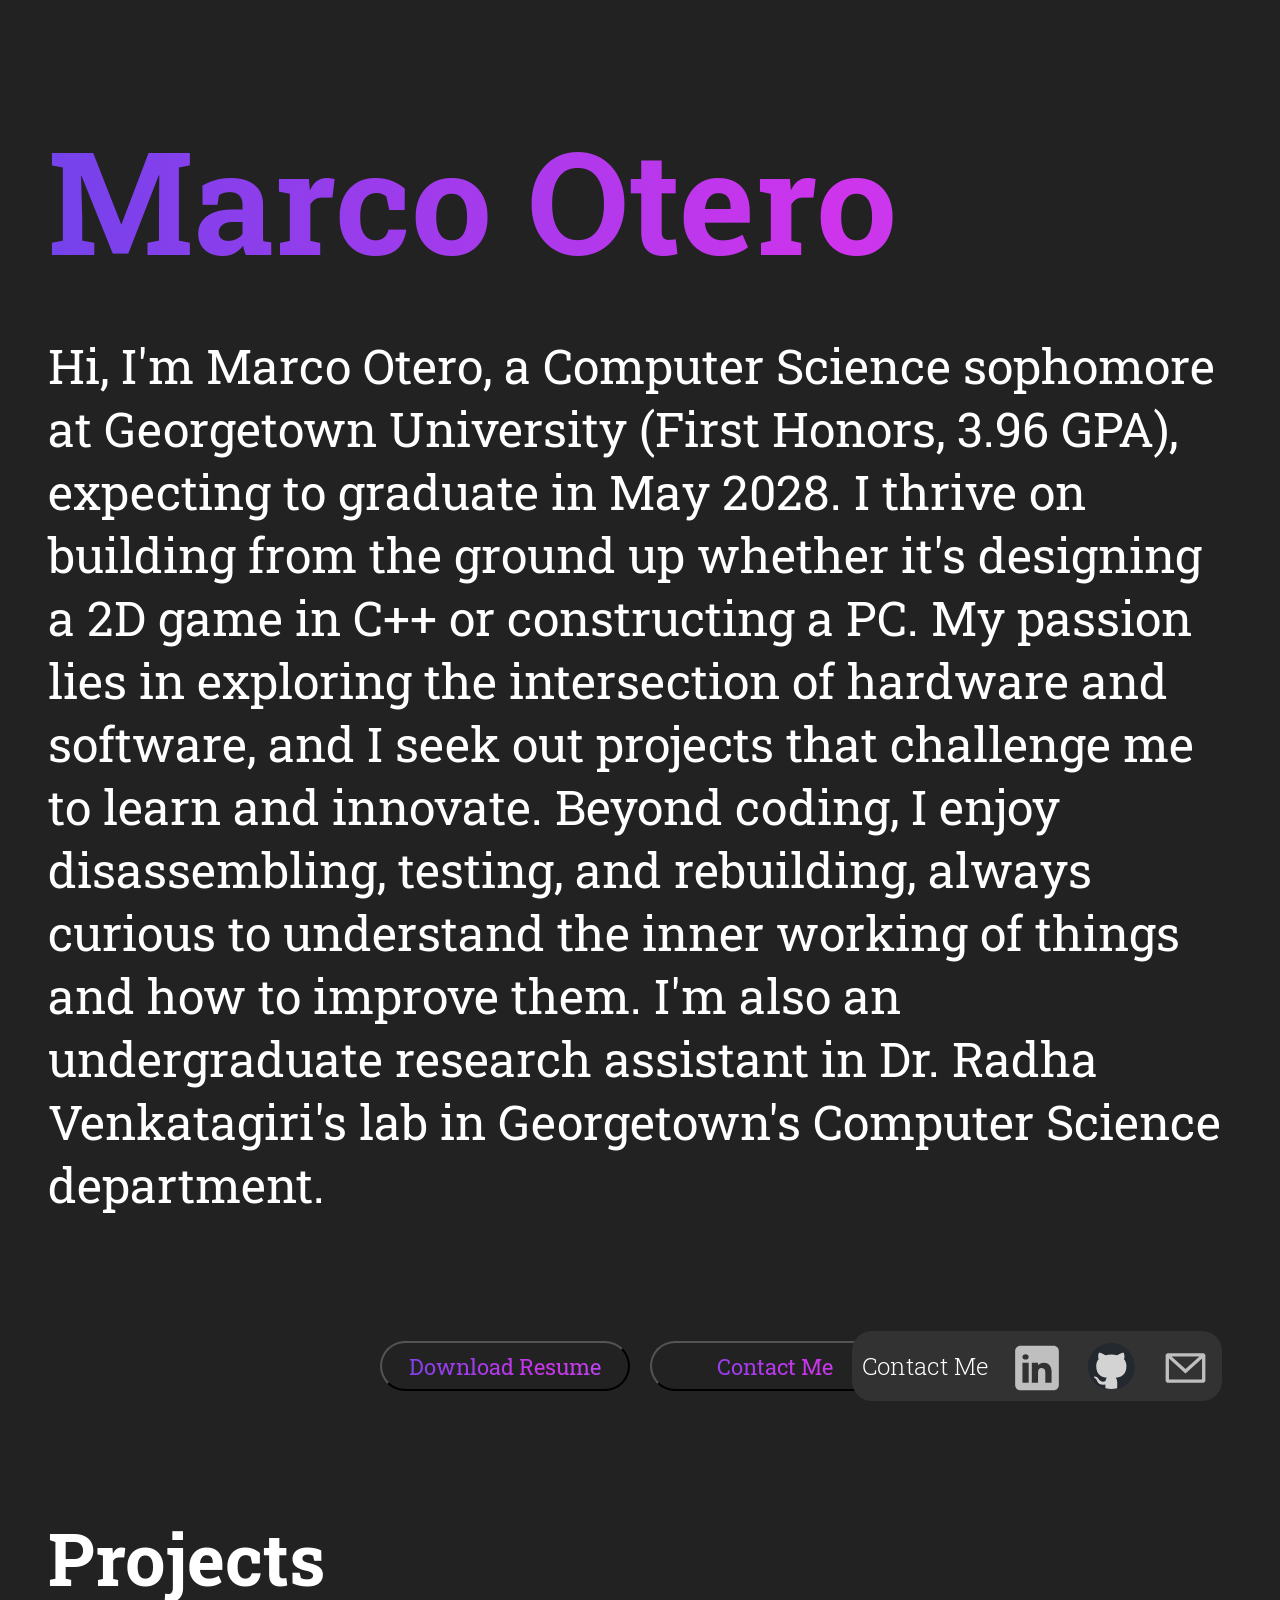
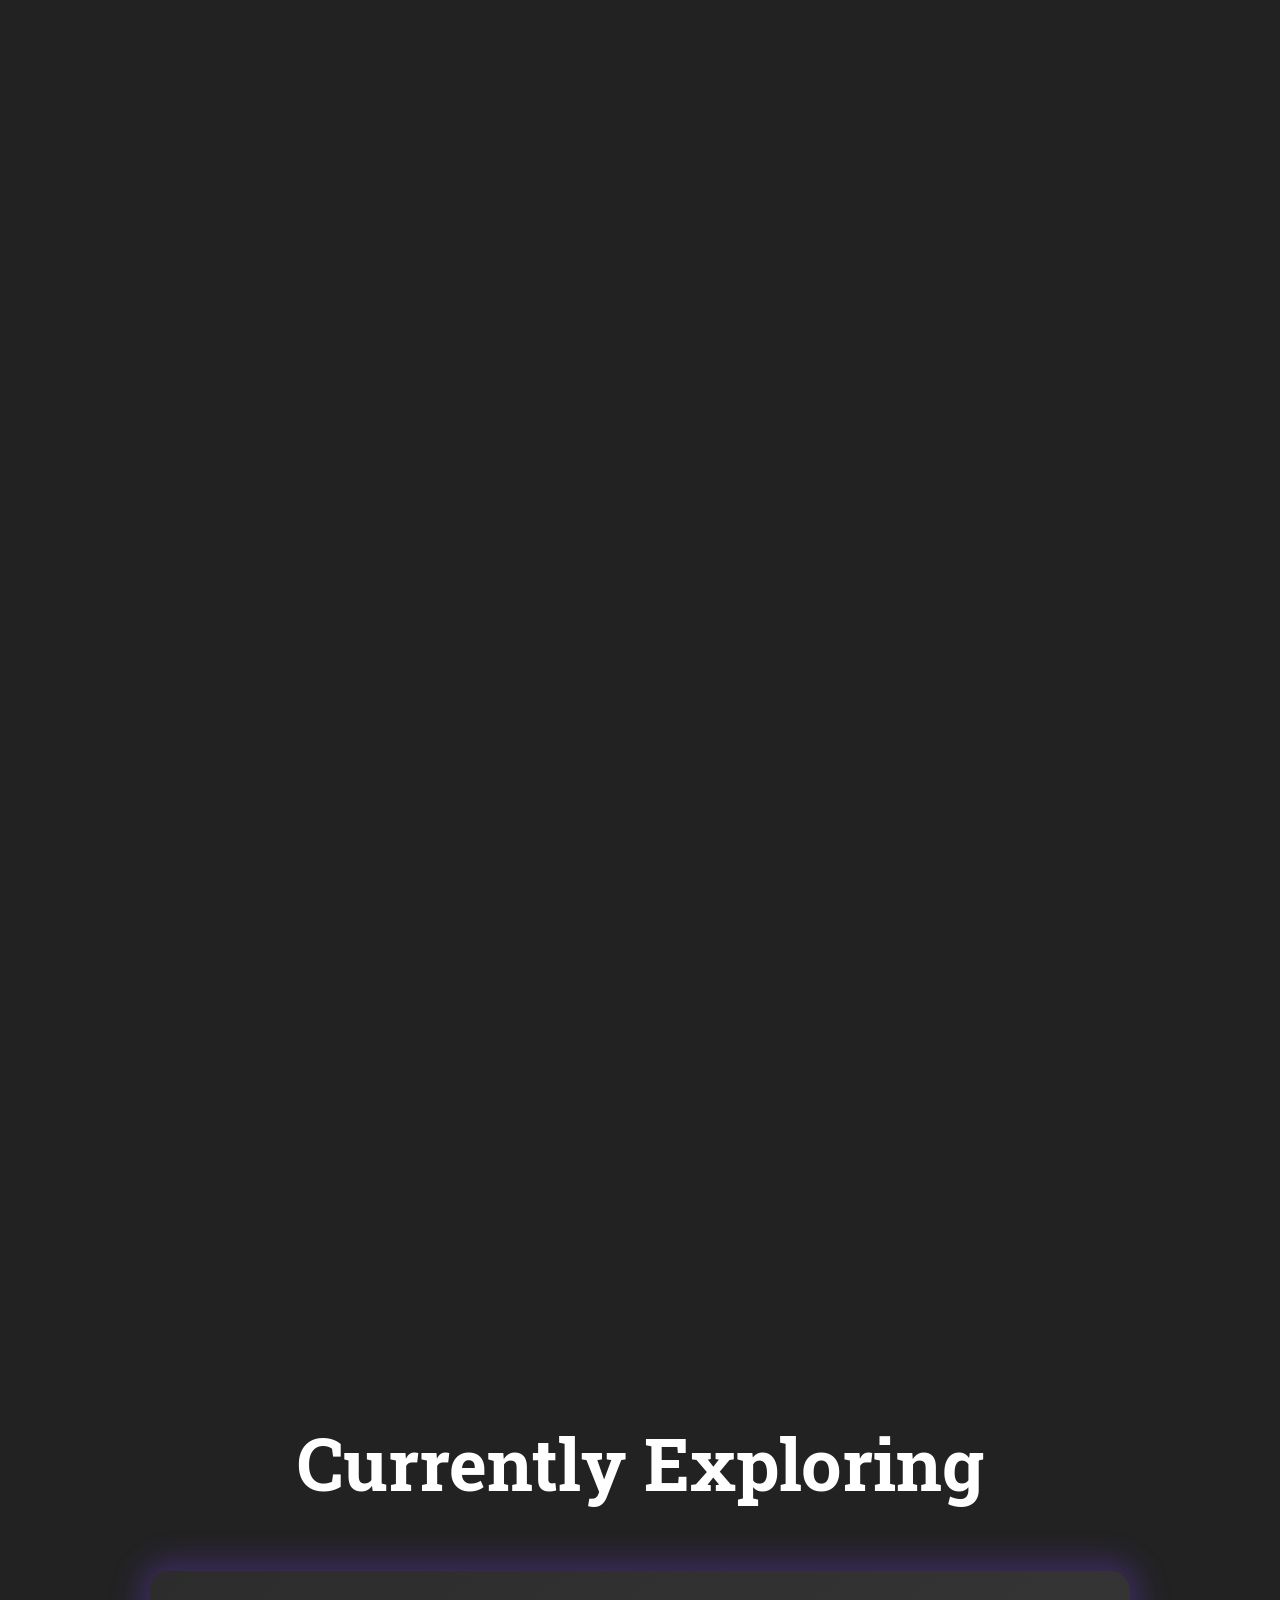
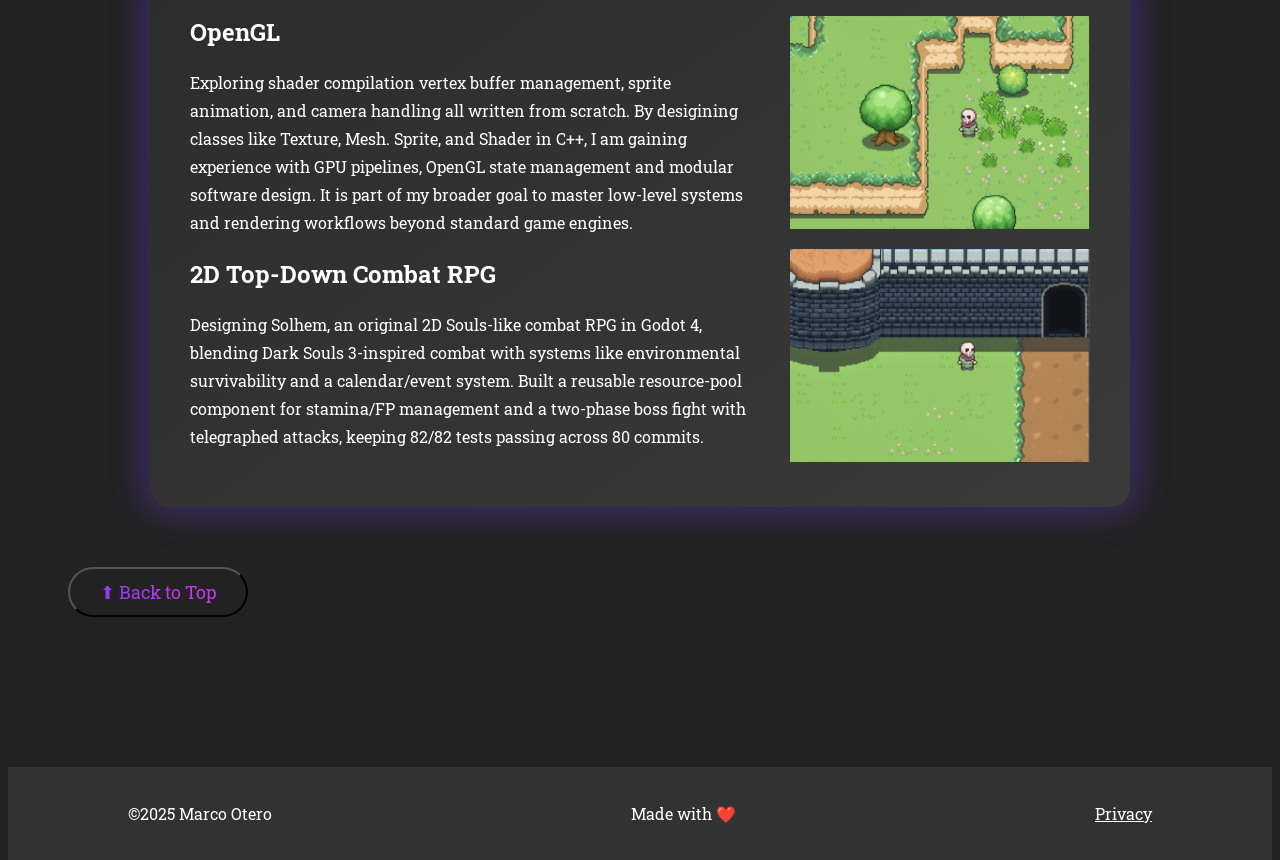
<file: index.html>
<!DOCTYPE html>
<html lang = "en">
<head>

	<meta charset="utf-8">
	<!-- Google tag (gtag.js) -->
	<script async src="https://www.googletagmanager.com/gtag/js?id=G-QTXLCB6B3Q"></script>
	<script>
	  window.dataLayer = window.dataLayer || [];
	  function gtag(){dataLayer.push(arguments);}
	  gtag('js', new Date());

	  gtag('config', 'G-QTXLCB6B3Q');
	</script>
	<title>Marco Otero — Computer Science Student & Developer</title>
	<meta name="description" content="Marco Otero is a Computer Science sophomore at Georgetown University building 2D games, PC hardware, and software at the intersection of the two.">
	<meta property="og:type" content="website">
	<meta property="og:url" content="https://marcootero.vercel.app/">
	<meta property="og:title" content="Marco Otero — Computer Science Student & Developer">
	<meta property="og:description" content="Marco Otero is a Computer Science sophomore at Georgetown University building 2D games, PC hardware, and software at the intersection of the two.">
	<meta property="og:image" content="https://marcootero.vercel.app/assets/social-preview.jpg">
	<meta name="twitter:card" content="summary_large_image">
	<meta name="twitter:title" content="Marco Otero — Computer Science Student & Developer">
	<meta name="twitter:description" content="Marco Otero is a Computer Science sophomore at Georgetown University building 2D games, PC hardware, and software at the intersection of the two.">
	<meta name="twitter:image" content="https://marcootero.vercel.app/assets/social-preview.jpg">
	<link rel = "stylesheet" href = "personal.css">
	<link rel="preconnect" href="https://fonts.googleapis.com">
	<link rel="preconnect" href="https://fonts.gstatic.com" crossorigin>
	<link href="https://fonts.googleapis.com/css2?family=Roboto+Slab:wght@100..900&display=swap" rel="stylesheet">
</head>

<body>
	<main>
		<div class="general">
			<div class="top-container">
				<h1 class="title">
					Marco Otero
				</h1>
				<div class="bio">
					Hi, I'm Marco Otero, a Computer Science sophomore at Georgetown University (First Honors, 3.96 GPA), expecting to graduate in May 2028.
I thrive on building from the ground up whether it's designing a 2D game in C++ or constructing a PC. My passion lies in exploring the intersection of hardware and software, and I seek out projects that challenge me to learn and innovate. Beyond coding, I enjoy disassembling, testing, and rebuilding, always curious to understand the inner working of things and how to improve them.
I'm also an undergraduate research assistant in Dr. Radha Venkatagiri's lab in Georgetown's Computer Science department.
				</div>
				<div class = "contact">
					<button onclick = "window.location.href='assets/marco-otero-resume.pdf';" class="resume-button" target="_blank"  type="button">Download Resume</button>
					<button onclick = "document.getElementById('outside-links').scrollIntoView({behavior: 'smooth'});" class="resume-button" type="button">Contact Me</button>
				</div>
			</div>
			<div class="outside-links" id="outside-links">
						<h4 class = "outside-links-caption">Contact Me</h4>
						<a href = "https://www.linkedin.com/in/marco-otero935" class = "linkedin-icon" target = "_blank" aria-label="LinkedIn">
							<img src = "assets/icons8-linkedin.svg" class = "linkedin-icon-img" alt="">
						</a>
						<a href = "https://github.com/MarcoAntOtero" class = "github-link" target = "_blank" aria-label="GitHub">
							<svg class="github-ring" width="2.2em" height="2.2em" viewBox="0 0 100 100">
    							<circle class="ring" cx="50" cy="50" r="43" fill="lightgray" stroke="white" stroke-width="15" />
    							<clipPath id="circleClip">
									<circle cx="50" cy="50" r="45" />
    							</clipPath>
								<image
      								href="assets/github-mark.svg"
									x="5"
									y="5"
									width="90"
									height="90"
									clip-path="url(#circleClip)"
								/>
							</svg>
						</a>
						<a href = "mailto:oterom935@gmail.com" class = "email-icon" target = "_blank" aria-label="Email">
							<img src = "assets/email-1-svgrepo-com.svg" class ="email-icon-img" alt="">
						</a>
			</div>
			<div class="main-container">
				<h2 class = "main-container-title">
					Projects	
				</h2>
				<div class="project3-container">
					<div class ="img3-container">
						<img src = "assets/route2.png" alt="Route word-ladder game screenshot showing the puzzle board" class = "project3-pic1">
						<img src = "assets/route1.png" alt="Route word-ladder game screenshot showing the hint modal" class = "project3-pic2">
						<img src = "assets/route3.png" alt="Route word-ladder game screenshot showing the guess tracker" class = "project3-pic3">
					</div>
					<div class = "project3-header">
						<h3 class = "project3-title">
							Route
						</h3>
						<p class = "project3-description">Crafted a word-ladder puzzle where players transform a start word into a target word by changing one letter at a time. Built a Node.js script to generate a trie-based dictionary for fast, real-time word validation. On the front end, implemented responsive UI with animated feedback for each guess, hint and “how to play” modal dialogs, and a guess tracking system showing both current progress and target metrics. Deployed on NMDOT website.</p>
						<button class = "project3-button" onclick="window.open('https://github.com/MarcoAntOtero/route-game','_blank')">View Code</button>
						<button class = "project3-button2" onclick="window.open('https://www.dot.nm.gov/route','_blank')">View Site</button>
					</div>
				</div>
				<div class="project1-container">
					<div class ="img1-container">
						<img src = "assets/Screenshot 2025-06-06 at 11.48.27 AM.png" alt="Space Shooter gameplay screenshot showing player movement and enemies" class = "project1-pic1">
						<img src = "assets/Screenshot 2025-06-06 at 11.50.57 AM.png" alt="Space Shooter gameplay screenshot showing health and scoring UI" class = "project1-pic2">
					</div>
					<div class = "project1-header">
						<h3 class = "project1-title">
							Space Shooter
						</h3>
						<p class = "project1-description">After wanting to deepen my understanding of game development, I built a 2D space shooter in C++ using SFML. The game simulates player movement, enemy AI, shooting mechanics, and collision detection in a modular, object-oriented architecture. I engineered features like dynamic background titling, directional shooting based on mouse position, health and scoring systems, and enemy destruction animations.</p>
						<button class = "project1-button" onclick="window.open('https://github.com/MarcoAntOtero/space-shooter','_blank')">View Code</button>
					</div>
				</div>
				<div class="project2-container">
					<div class ="img2-container">
						<img src = "assets/Screenshot 2025-06-06 at 11.48.27 AM.png" alt="Reddit bot dashboard screenshot showing keyword tracking" class = "project2-pic1">
						<img src = "assets/Screenshot 2025-06-06 at 11.50.57 AM.png" alt="Reddit bot dashboard screenshot showing trend graphs" class = "project2-pic2">
					</div>
					<div class = "project2-header">
						<h3 class = "project2-title">
							Reddit Bot
						</h3>
						<p class = "project2-description">Built a Python bot tracking mental-health keywords (like 'burnout' and 'stress') across Reddit student communities. Uses PRAW ffor real-time data collection, Pandas for analysis, and Matplotlib for automated visualizations. Features thread-safe file operation, scheduled reporting, and Raspberry Pi deployment. Includes trend graphs and Reddit auto-posting.</p>
						<button class = "project2-button" onclick="window.open('https://github.com/MarcoAntOtero/eduStatsBot','_blank')">View Code</button>
					</div>
				</div>
			</div>
  				<div class="bottom-container">
					<h2 class = "bottom-container-title">Currently Exploring</h2>
					<div class="learning-container">
						<div class = learning-text>
							<div class="learning-item">
								<div class="learning-text">
									<div class="learning-title">OpenGL</div>
									<p class ="learning-description">Exploring shader compilation vertex buffer management, sprite animation, and camera handling all written from scratch. By desigining classes like Texture, Mesh. Sprite, and Shader in C++, I am gaining experience with GPU pipelines, OpenGL state management and modular software design. It is part of my broader goal to master low-level systems and rendering workflows beyond standard game engines.</p>
								</div>
							</div>
							<div class="learning-item">
								<div class="learning-text">
									<div class="learning-title">2D Top-Down Combat RPG</div>
									<p>Designing Solhem, an original 2D Souls-like combat RPG in Godot 4, blending Dark Souls 3-inspired combat with systems like environmental survivability and a calendar/event system. Built a reusable resource-pool component for stamina/FP management and a two-phase boss fight with telegraphed attacks, keeping 82/82 tests passing across 80 commits.</p>
								</div>
							</div>
						</div>
						<div class="learning-img-container">
							<img src="assets/game1.png" alt="2D RPG environment work-in-progress screenshot" class="learning-image"/>
							<img src="assets/game2.png" alt="2D RPG environment work-in-progress screenshot showing sprite tilemap" class="learning-image"/>
						</div>
					</div>
					<button class="back-top-button" id = "scrollToTopBtn" type="button">⬆ Back to Top</button>
				</div>
		</div>
		<div class="footer">
				<p class="footer-text">&copy;2025 Marco Otero</p>
				<p class="footer-text">Made with ❤️</p>
				<p class="footer-text"><a href="privacy.html" class="footer-text">Privacy</a></p>
			</div>
	</main>
	<script src="main.js"></script>
	
	
	
	
</body>
</html>
</file>
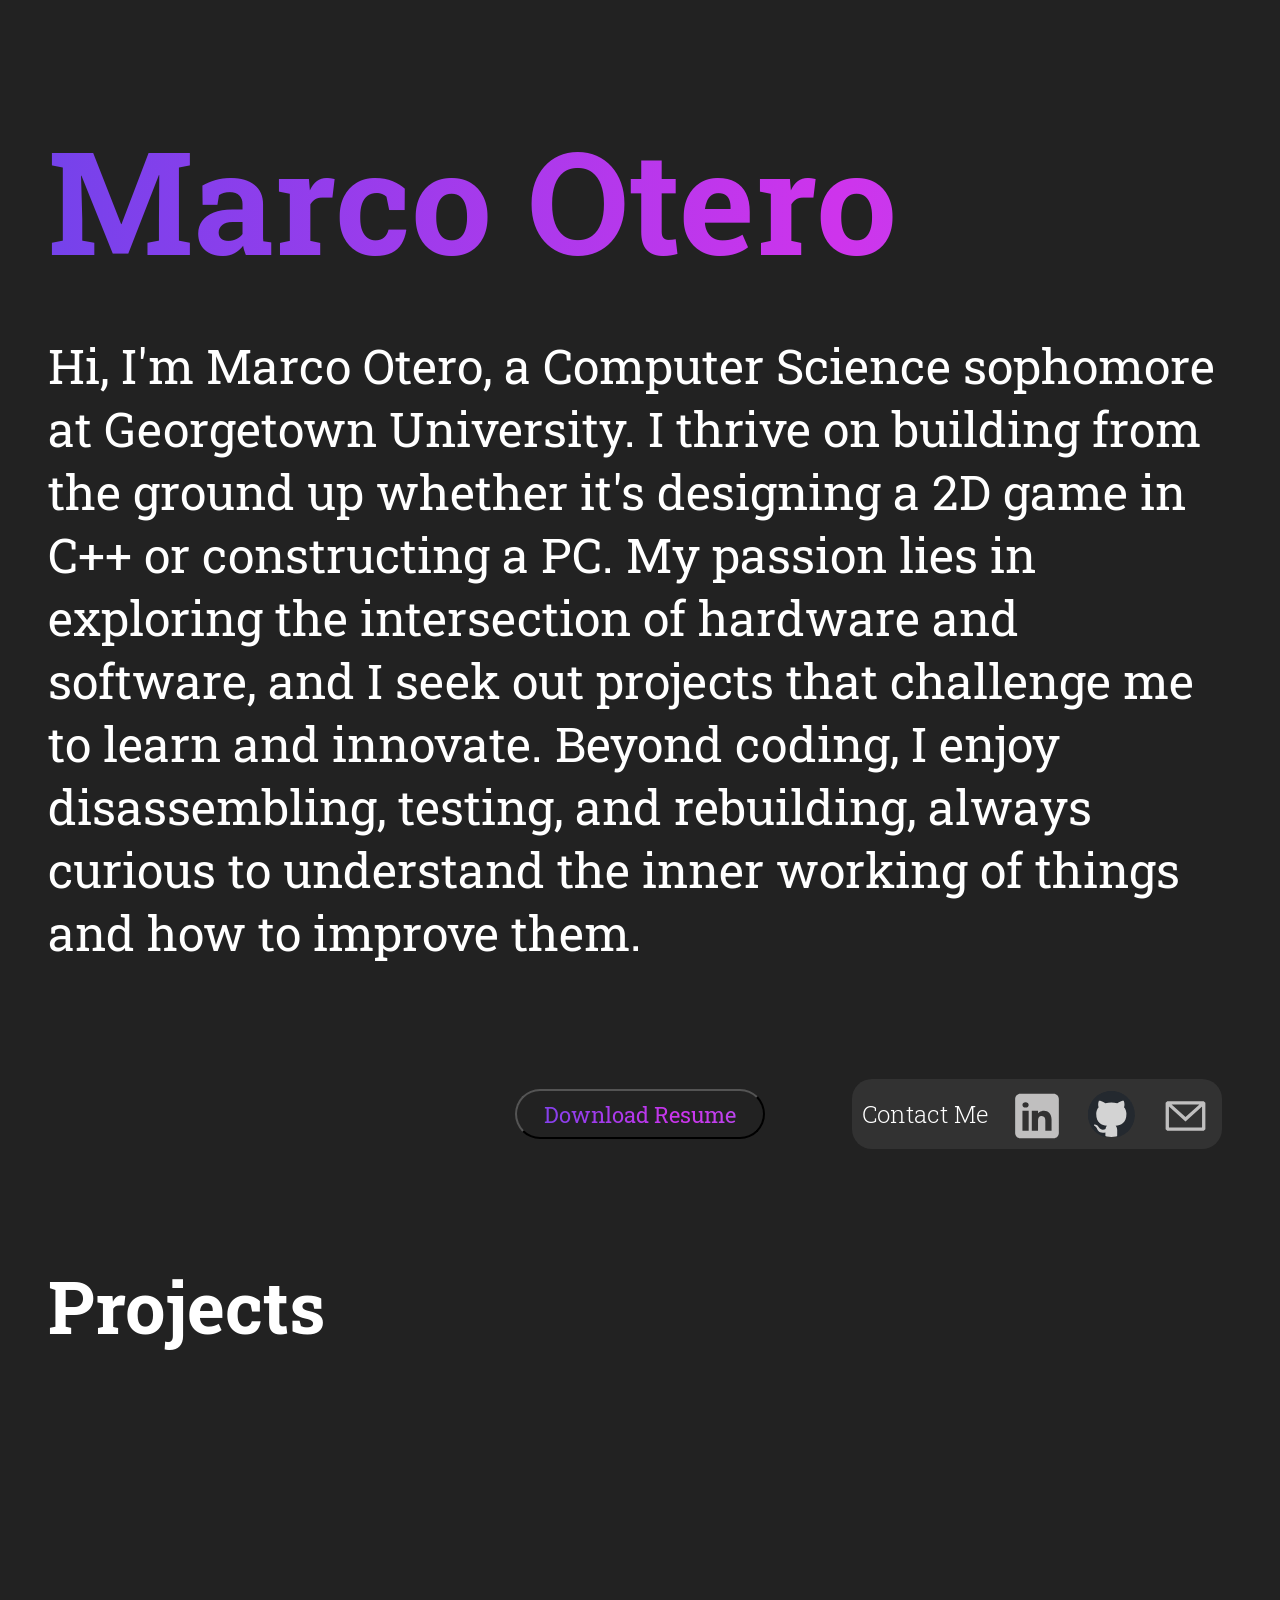
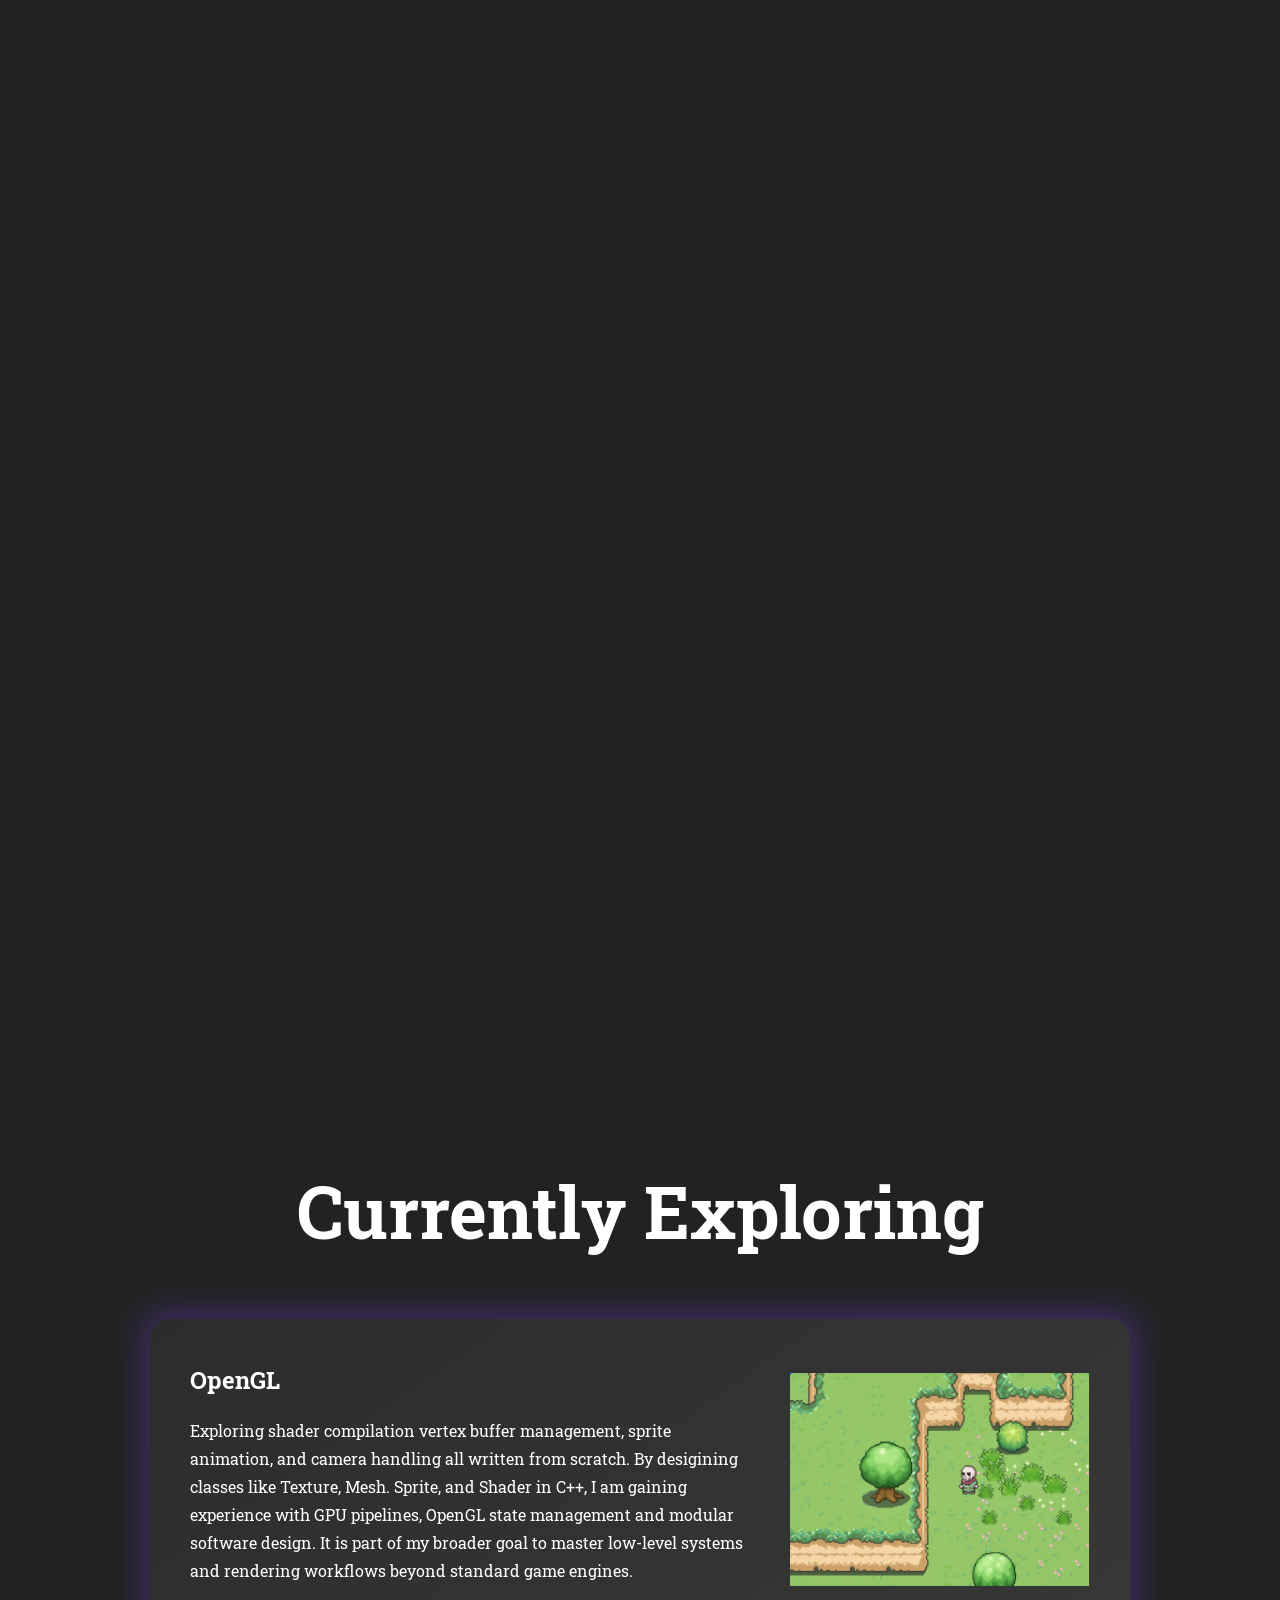
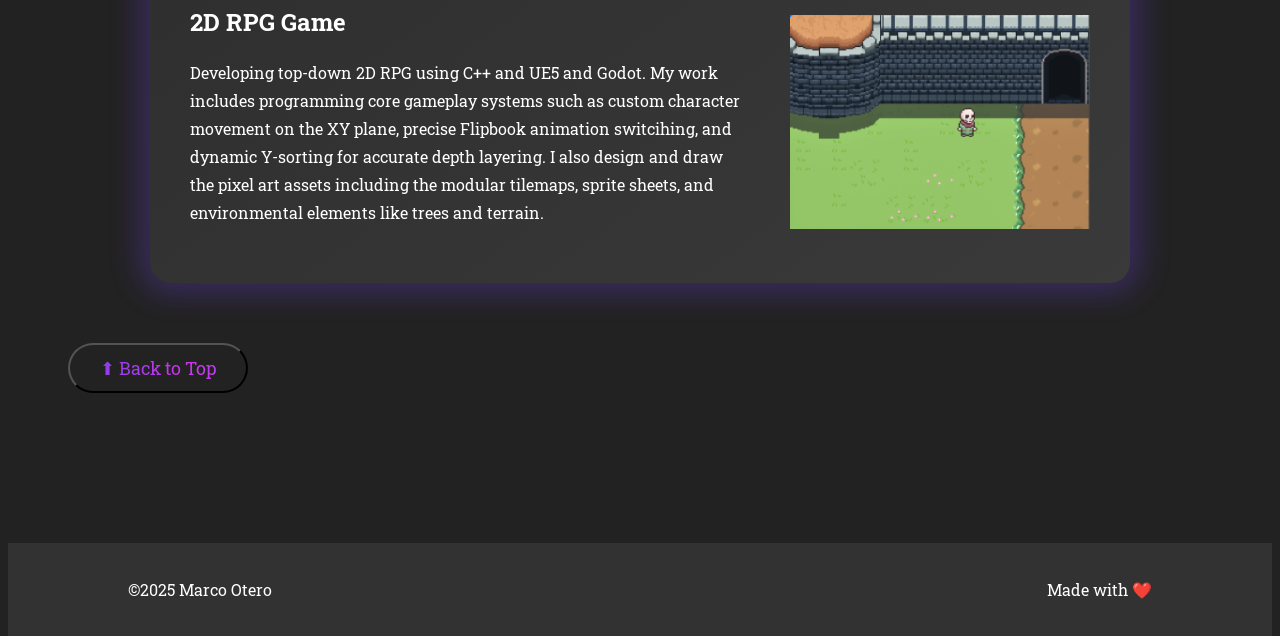
<file: personal.html>
<!DOCTYPE html>
<html lang = "en">
<head>

	<meta charset="utf-8">
	<title>Marco Otero</title>
	<link rel = "stylesheet" href = "personal.css">
	<link rel="preconnect" href="https://fonts.googleapis.com">
	<link rel="preconnect" href="https://fonts.gstatic.com" crossorigin>
	<link href="https://fonts.googleapis.com/css2?family=Roboto+Slab:wght@100..900&display=swap" rel="stylesheet">
</head>

<body>
	<main>
		<div class="general">
			<div class="top-container">
				<h1 class="title">
					Marco Otero
				</h1>
				<div class="bio">
					Hi, I'm Marco Otero, a Computer Science sophomore at Georgetown University.
I thrive on building from the ground up whether it's designing a 2D game in C++ or constructing a PC. My passion lies in exploring the intersection of hardware and software, and I seek out projects that challenge me to learn and innovate. Beyond coding, I enjoy disassembling, testing, and rebuilding, always curious to understand the inner working of things and how to improve them.
				</div>
				<div class = "contact">
					<button onclick = "window.location.href='assets/marco-otero-resume.pdf';" class="resume-button" target="_blank"  type="button">Download Resume</button>
				</div>
			</div>
			<div class="outside-links" id="outside-links">
						<h4 class = "outside-links-caption">Contact Me</h4>
						<a href = "https://www.linkedin.com/in/marco-otero935" class = "linkedin-icon" target = "_blank">
							<img src = "assets/icons8-linkedin.svg" class = "linkedin-icon-img">					
						</a>
						<a href = "https://github.com/MarcoAntOtero" class = "github-link" target = "_blank">
							<svg class="github-ring" width="2.2em" height="2.2em" viewBox="0 0 100 100">
    							<circle class="ring" cx="50" cy="50" r="43" fill="lightgray" stroke="white" stroke-width="15" />
    							<clipPath id="circleClip">
									<circle cx="50" cy="50" r="45" />
    							</clipPath>
								<image
      								href="assets/github-mark.svg"
									x="5"
									y="5"
									width="90"
									height="90"
									clip-path="url(#circleClip)"
								/>
							</svg>	
						</a>
						<a href = "mailto:oterom935@gmail.com" class = "email-icon" target = "_blank">
							<img src = "assets/email-1-svgrepo-com.svg" class ="email-icon-img">					
						</a>
			</div>
			<div class="main-container">
				<h2 class = "main-container-title">
					Projects	
				</h2>
				<div class="project3-container">
					<div class ="img3-container">
						<img src = "assets/route2.png" alt="routeSS1" class = "project3-pic1">
						<img src = "assets/route1.png", alt="routeSS2" class = "project3-pic2">
						<img src = "assets/route3.png", alt="routeSS3" class = "project3-pic3">
					</div>
					<div class = "project3-header">
						<h3 class = "project3-title">
							Route
						</h3>
						<p class = "project3-description">Crafted a word-ladder puzzle where players transform a start word into a target word by changing one letter at a time. Built a Node.js script to generate a trie-based dictionary for fast, real-time word validation. On the front end, implemented responsive UI with animated feedback for each guess, hint and “how to play” modal dialogs, and a guess tracking system showing both current progress and target metrics. Deployed on NMDOT website.</p>
						<button class = "project3-button" onclick="window.open('https://github.com/MarcoAntOtero/route-game','_blank')">View Code</button>
						<button class = "project3-button2" onclick="window.open('https://www.dot.nm.gov/route','_blank')">View Site</button>
					</div>
				</div>
				<div class="project1-container">
					<div class ="img1-container">
						<img src = "assets/Screenshot 2025-06-06 at 11.48.27 AM.png" alt="gameSS1" class = "project1-pic1">
						<img src = "assets/Screenshot 2025-06-06 at 11.50.57 AM.png", alt="gameSS2" class = "project1-pic2">
					</div>
					<div class = "project1-header">
						<h3 class = "project1-title">
							Space Shooter
						</h3>
						<p class = "project1-description">After wanting to deepen my understanding of game development, I built a 2D space shooter in C++ using SFML. The game simulates player movement, enemy AI, shooting mechanics, and collision detection in a modular, object-oriented architecture. I engineered features like dynamic background titling, directional shooting based on mouse position, health and scoring systems, and enemy destruction animations.</p>
						<button class = "project1-button" onclick="window.open('https://github.com/MarcoAntOtero/space-shooter','_blank')">View Code</button>
					</div>
				</div>
				<div class="project2-container">
					<div class ="img2-container">
						<img src = "assets/Screenshot 2025-06-06 at 11.48.27 AM.png" alt="redditSS1" class = "project2-pic1">
						<img src = "assets/Screenshot 2025-06-06 at 11.50.57 AM.png", alt="redditSS2" class = "project2-pic2">
					</div>
					<div class = "project2-header">
						<h3 class = "project2-title">
							Reddit Bot
						</h3>
						<p class = "project2-description">Built a Python bot tracking mental-health keywords (like 'burnout' and 'stress') across Reddit student communities. Uses PRAW ffor real-time data collection, Pandas for analysis, and Matplotlib for automated visualizations. Features thread-safe file operation, scheduled reporting, and Raspberry Pi deployment. Includes trend graphs and Reddit auto-posting.</p>
						<button class = "project2-button" onclick="window.open('https://github.com/MarcoAntOtero/eduStatsBot','_blank')">View Code</button>
					</div>
				</div>
			</div>
  				<div class="bottom-container">
					<h2 class = "bottom-container-title">Currently Exploring</h2>
					<div class="learning-container">
						<div class = learning-text>
							<div class="learning-item">
								<div class="learning-text">
									<div class="learning-title">OpenGL</div>
									<p class ="learning-description">Exploring shader compilation vertex buffer management, sprite animation, and camera handling all written from scratch. By desigining classes like Texture, Mesh. Sprite, and Shader in C++, I am gaining experience with GPU pipelines, OpenGL state management and modular software design. It is part of my broader goal to master low-level systems and rendering workflows beyond standard game engines.</p>
								</div>
							</div>
							<div class="learning-item">
								<div class="learning-text">
									<div class="learning-title">2D RPG Game</div>
									<p>Developing top-down 2D RPG using C++ and UE5 and Godot. My work includes programming core gameplay systems such as custom character movement on the XY plane, precise Flipbook animation switcihing, and dynamic Y-sorting for accurate depth layering. I also design and draw the pixel art assets including the modular tilemaps, sprite sheets, and environmental elements like trees and terrain.</p>
								</div>
							</div>
						</div>
						<div class="learning-img-container">
							<img src="assets/game1.png" alt="rpg1" class="learning-image"/>
							<img src="assets/game2.png" alt="rpg2" class="learning-image"/>
						</div>
					</div>
					<button class="back-top-button" id = "scrollToTopBtn" type="button">⬆ Back to Top</button>
				</div>
		</div>
		<div class="footer">
				<p class="footer-text">&copy;2025 Marco Otero</p>
				<p class="footer-text">Made with ❤️</p>
			</div>
	</main>
	<script src="main.js"></script>
	
	
	
	
</body>
</html>
</file>
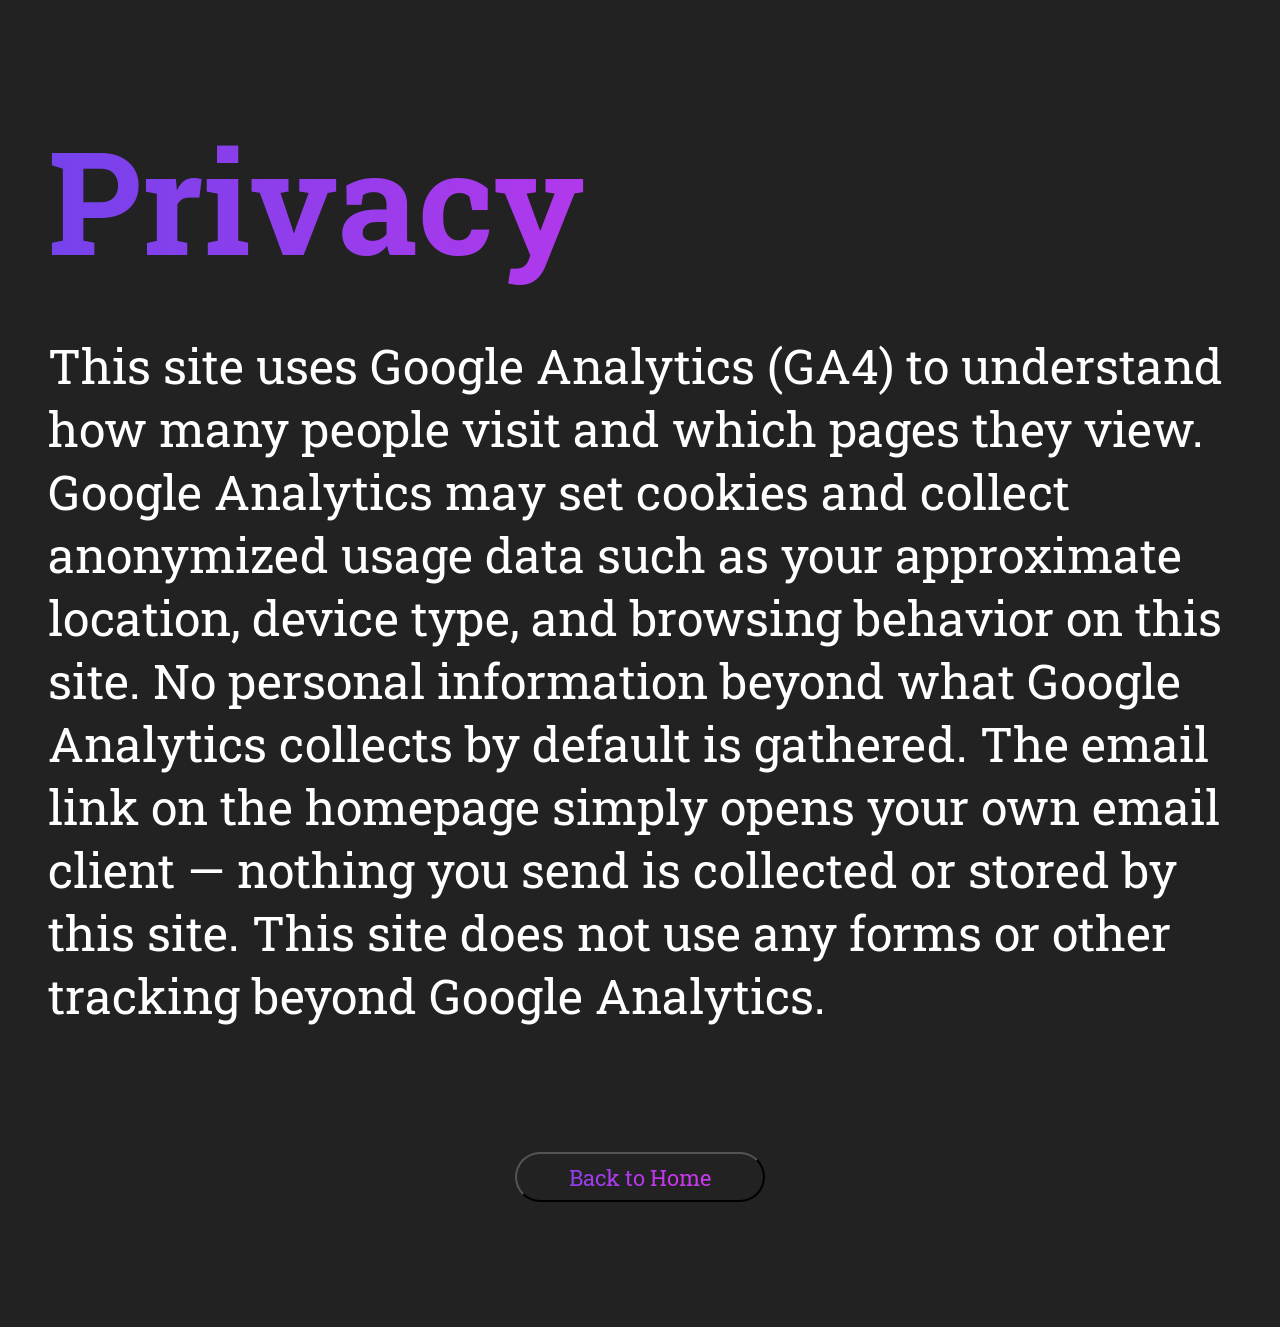
<file: privacy.html>
<!DOCTYPE html>
<html lang="en">
<head>

	<meta charset="utf-8">
	<!-- Google tag (gtag.js) -->
	<script async src="https://www.googletagmanager.com/gtag/js?id=G-QTXLCB6B3Q"></script>
	<script>
	  window.dataLayer = window.dataLayer || [];
	  function gtag(){dataLayer.push(arguments);}
	  gtag('js', new Date());

	  gtag('config', 'G-QTXLCB6B3Q');
	</script>
	<title>Privacy — Marco Otero</title>
	<meta name="robots" content="noindex">
	<link rel="stylesheet" href="personal.css">
	<link rel="preconnect" href="https://fonts.googleapis.com">
	<link rel="preconnect" href="https://fonts.gstatic.com" crossorigin>
	<link href="https://fonts.googleapis.com/css2?family=Roboto+Slab:wght@100..900&display=swap" rel="stylesheet">
</head>

<body>
	<main>
		<div class="general">
			<div class="top-container">
				<h1 class="title">
					Privacy
				</h1>
				<div class="bio">
					This site uses Google Analytics (GA4) to understand how many people visit and which pages they view. Google Analytics may set cookies and collect anonymized usage data such as your approximate location, device type, and browsing behavior on this site. No personal information beyond what Google Analytics collects by default is gathered.
The email link on the homepage simply opens your own email client — nothing you send is collected or stored by this site.
This site does not use any forms or other tracking beyond Google Analytics.
				</div>
				<div class="contact">
					<button onclick="window.location.href='/';" class="resume-button" type="button">Back to Home</button>
				</div>
			</div>
		</div>
	</main>
</body>
</html>
</file>
<file: personal.css>
/* ==========================================
   GLOBAL STYLES
========================================== */
* {
	color: white;
	font-family: "Roboto Slab", serif;
	font-optical-sizing: auto;
	font-style: normal;
}
body {
	background-color: #222;
	overflow-x: hidden;
}
.general {
	display: flex;
	flex-direction: column;
	justify-content: space-evenly;
	align-items: space-between;
	width: 100%;
	max-width: 1600px; /* Limits the maximum width */
	min-width: 50px;  /* Ensures it doesn't shrink too small */
	margin: 0 auto;    /* Centers the container */
}
/* ==========================================
   TYPOGRAPHY
========================================== */
.title {
	font-size: 144px;
	margin-bottom: 40px;
	background: linear-gradient(to right, #7542eb, #ce34ec, #9563f0, #7542eb);
	background-size: 200%;
	background-clip: text;
	-webkit-background-clip: text;
	-webkit-text-fill-color: transparent;
	animation: animate-gradient 2.5s linear infinite;
}

@keyframes animate-gradient {
	to {
		background-position: 200%;
	}
}

.bio {
	font-size: 48px;
}
h2{ /*affects subtitles of main, bottom containers*/
	font-size: 72px;
}
.bottom-container-title{
	margin-top: -50px;
	align-self: center;
}
.project1-title, .project2-title , .project3-title{
	font-weight: 300;
	font-size: 42px;
	margin-bottom: 0;
	margin-top: 0px;
}
.project1-title {
	color: #dd9530;
}
.project2-title {
	color: #db3926;
}
.project3-title{
	color: #dd29d6
}
.project1-description, .project2-description , .project3-description{
	color: white;
	font-size: 18px;
	letter-spacing: 0.5px;
}

/* ==========================================
   TOP CONTAINER
========================================== */
.top-container {
	font-weight: 400;
	margin: 0 40px -90px 40px;
}
.contact{
	display: flex;
	flex-direction: row;
	align-items: center;
	justify-content: center;
	gap: 20px;
	flex-wrap: wrap;
	height: 300px;
}

.resume-button {
	display: flex;
	align-items: center;
	justify-content: center;

	height: 50px;
	width: 250px;
	border-radius: 25px;
	cursor: pointer;
	font-size: 22px;

	background: linear-gradient(to right, #7542eb, #ce34ec, #9563f0, #7542eb);
	background-size: 200%;
	background-clip: text;
	-webkit-background-clip: text;
	-webkit-text-fill-color: transparent;
	animation: animate-gradient 2.5s linear infinite;
}

@keyframes animate-gradient {
	to {
		background-position: 200%;
	}
}






/* ==========================================
   CONTACT BAR (Outside Links)
=============================================*/
.outside-links-caption {
	font-weight: 300;
}
.outside-links{
	font-size: 24px;
	z-index: 999;
	width: 350px;
	height: 50px;
	padding: 10px;
	background-color: none;
	border-radius: 20px;
	
	font-weight: bolder;
	display: flex;
	justify-content: space-between;
	align-items: center;

	position: sticky;
	top:0px;
	margin: -95px 50px 50px auto;

	transform: translateX(0);
	transition: transform 1s ease-in-out;
	pointer-events: auto;
}

/* Icons */
.linkedin-icon-img,
.email-icon-img {
	margin-top:10px;
	width: 2.2em;
	height: 2.5em;
}
.linkedin-icon,
.email-icon-img{
	filter: brightness(0) saturate(100%) invert(77%) sepia(93%) saturate(1%) hue-rotate(313deg) brightness(84%) contrast(92%);
	transition: filter 0.5s linear;
} 

.linkedin-icon:hover,
.email-icon-img:hover {
	filter: brightness(0) saturate(100%) invert(100%) sepia(0%) saturate(0%) hue-rotate(65deg) brightness(106%) contrast(102%);
}

/* GitHub ring animation */
.github-ring {
	display: block;
}
.ring {
	stroke-dasharray: 301.59;
	stroke-dashoffset: 301.59;
	transform: rotate(-90deg);
	transform-origin: 50% 50%;
	transition: stroke-dashoffset 1s ease;
}
.github-link:hover .ring {
	stroke-dashoffset: 0;
}

/* ==========================================
   PROJECT STYLES (Shared)
========================================== */
.main-container{
	margin: 0 40px 0 40px;
}
.project1-container,
.project2-container,
.project3-container {
	display: flex;
	flex-direction: column;
	height: 800px;
	flex: 1;
	border-radius: 20px;
	margin-bottom: 200px;
	
	opacity: 0;
	transform: translateY(40px);
	transition: opacity 0.4s linear, transform 0.4s linear;	
}
.project1-container.is-visible,
.project2-container.is-visible,
.project3-container.is-visible {
	opacity: 1;
	transform: translateY(0);
}

.img1-container,
.img2-container,
.img3-container {
	position: relative;
	width: 100%;
	height: 100%;
}

.project1-pic1,
.project2-pic1,
.project3-pic1,
.project1-pic2,
.project2-pic2,
.project3-pic2,
.project3-pic3{
	position: absolute;
	width: 50%;
	border-radius: 20px;
	z-index: 1;
	transition: transform 0.5s linear;
	border: 1px solid white;
	image-rendering: auto;
}
.project3-pic2{
	width: 30%;
	height:auto;
	image-rendering: auto;
}
.project3-pic3{
	bottom: 0;
	left:30%;
	width:25%;
	height:auto;
	image-rendering: auto;
}

.project1-pic1,
.project2-pic1 {
	right: 40px;
	bottom: 40px;
}
.project3-pic1 {
	right: 40px;
	top: 60px;
}
.project1-pic2,
.project2-pic2, 
.project3-pic2{
	left: 40px;
	top: 40px;
}

.project1-pic1:hover,
.project2-pic1:hover,
.project1-pic2:hover,
.project2-pic2:hover,
.project3-pic1:hover,
.project3-pic2:hover,
.project3-pic3:hover {
	z-index: 2;
	transform: scale(1.1);
}

.project1-header,
.project2-header,
.project3-header{
	margin: 0px 40px 30px 40px;
	font-weight: 300;
}

/* Project Buttons */
.project1-button,
.project2-button,
.project3-button,
.project3-button2{
	background-color: #222;
	width: fit-content;
	border-radius: 100px;
	cursor: pointer;
	font-size:16px;
	padding:10px 16px;
}

.project1-button {
	color: #db932e;
	border: 2.5px solid #db932e;
}
.project2-button {
	color: #db3926;
	border: 2.5px solid #db3926;
}
.project3-button {
	color: #dd29d6;
	border: 2.5px solid #dd29d6;
	margin-right: 1rem;
}
.project3-button2{
	background-color: #22d629;
	color: white;
	border: 2.5px solid #22d629;
}
.project1-button:hover {
	background-color: white;
	color: #222;
	border: 2.5px solid #246cd1;
	box-shadow: 0px 0px 10px 3px #246cd1;
}
.project2-button:hover {
	background-color: white;
	color: #222;
	border: 2.5px solid #29dddd;
	box-shadow: 0px 0px 10px 3px #24c6d9;
}
.project3-button:hover {
	background-color: white;
	color: #222;
	border: 2.5px solid #22d629;
	box-shadow: 0px 0px 10px 3px #22d629;
}
.project3-button2:hover {
	background-color: #222;
	color: white;
	border: 2.5px solid #dd29d6;
	box-shadow: 0px 0px 10px 3px #dd29d6;
}
/* Project Shadows */
.project1-container {
	box-shadow: 0px 0px 30px 10px #246cd1;
}
.project2-container {
	box-shadow: 0px 0px 30px 10px rgba(36,198,217,0.8);
}
.project3-container{
	box-shadow: 0px 0px 30px 10px rgba(34,214,42,0.7);
}

/* ==========================================
	BOTTOM CONTAINER
========================================== */

.bottom-container{
	display: flex;
	flex-direction: column;
	justify-content: space-between;
	margin: 0px 60px 150px 60px;
}

.learning-container {
	background: linear-gradient(145deg, #2c2c2c, #3a3a3a);
	border-radius: 20px;
	padding: 40px;
	max-width: 900px;
	margin: 0 auto 60px;
	box-shadow: 0px 0px 30px 10px rgba(117, 66, 235, 0.3);
	animation: softPulse 4s infinite;
	display: flex;
}
.learning-text{
	display: flex;
	flex-direction: column;
	margin-right: 20px;
	line-height: 1.75;
}
.learning-img-container {
	display: flex;
	align-items: center;
	justify-content: space-evenly;
	flex-direction: column;
	gap: 15px;
}
.learning-title {
	font-size: 1.5em;
	font-weight: bold;
}

.learning-image {
	width: 300px;
	object-fit: cover;
	filter: brightness(1.2);
}

@keyframes softPulse {
	0%, 100% {
		box-shadow: 0px 0px 30px 10px rgba(117, 66, 235, 0.2);
	}
	50% {
		box-shadow: 0px 0px 40px 15px rgba(117, 66, 235, 0.4);
	}
}

.back-top-button{
  display: flex;
  align-items: center;
  justify-content: center;

  height: 50px;
  width: 180px;
  border-radius: 25px;
  cursor: pointer;
  font-size: 18px;

  background: linear-gradient(to right, #7542eb, #ce34ec, #9563f0, #7542eb);
  background-size: 200%;
  background-clip: text;
  -webkit-background-clip: text;
  -webkit-text-fill-color: transparent;
  animation: animate-gradient 2.5s linear infinite;
}

/* ==========================================
	FOOTER
========================================== */
.footer {
	background-color: #323232;
	padding: 20px 120px;
	display: flex;
	justify-content: space-between;
	align-items: center;
	font-size: 16px;
	
	
	flex:1;
	margin: 0 0px -10px 0px;
}






@media (max-width: 850px) {
  .title {
    font-size: 64px;
  }
  h2{
	font-size: 48px;
  }
  .bio {
    font-size: 24px;
  }
  .contact{
	height: 160px;
	margin-bottom:30px;
  }
  .outside-links{
	position:fixed;
	font-size: 18px;
	top: 90%;
	right: 0px;
	transform: none;
    margin: 0;       /* remove unwanted margins */
	background-color: #323232;
	width: auto;
	gap: 5px;
	padding: 10px 20px 15px 20px;
  }
  .outside-links-caption{
	display: none;
  }
  .img1-container,
  .img2-container,
  .img3-container {
	margin-top: 30px;
	margin-bottom: -20px;

	display: flex;
	flex-direction: column;
	align-items: center;
	justify-content: space-between;
  }
  .learning-image{
	width: 100%;
  }
  .project1-pic1,
  .project1-pic2,
  .project2-pic1,
  .project2-pic2,
  .project3-pic1{
    width: 85%;
    position: static;
    transform: none;
  }
  .project3-pic2{
	width: 85%;
	height: 400px;
    position: static;
    transform: none;
	object-fit: cover;
  }
  .project3-pic3{
	position: static;
	transform: none;
	width:85%;
	height:400px;
	object-fit: cover;
  }
  

  .project1-container,
  .project2-container,
  .project3-container {
    height: auto;
  }

  .project1-header,
  .project2-header,
  .project3-header{
	width:85%;
	margin: 0 auto 30px auto;
	font-weight: 300;
  }
  .project1-title,
  .project2-title,
  .project3-title{
	font-size:36px;
	margin-top: 30px;
  }
  .project1-description,
  .project2-description,
  .project3-description{
	font-size:16px;
  }
  .learning-container{
	flex-direction: column;
  }
  .learning-img-container{
	flex-direction: column;
  }
  
  .back-top-button{
	font-size: 18px;
  }
  .resume-button{
	width: 200px;
	height: 40px;
	font-size: 18px;
  }
  .footer{
	justify-content: flex-start;
	padding: 20px 40px;
	gap: 10px;
  }
}

@media (max-width: 1250px) and (min-width: 851px) {

  .title {
    font-size: 72px;
  }
  h2{
	font-size: 58px;
  }
  .bio {
    font-size: 36px;
  }

  .project1-pic1,
  .project1-pic2,
  .project2-pic1,
  .project2-pic2,
  .project3-pic1{
    width: 60%;
  }
  .project3-pic2{
	width:35%;
  }
  .project3-pic3{
	width:33%;
  }
  
  .outside-links{
	font-size: 20px;
	z-index: 999;
	width: 350px;
	height: 50px;
	padding: 10px;
}
}
</file>
